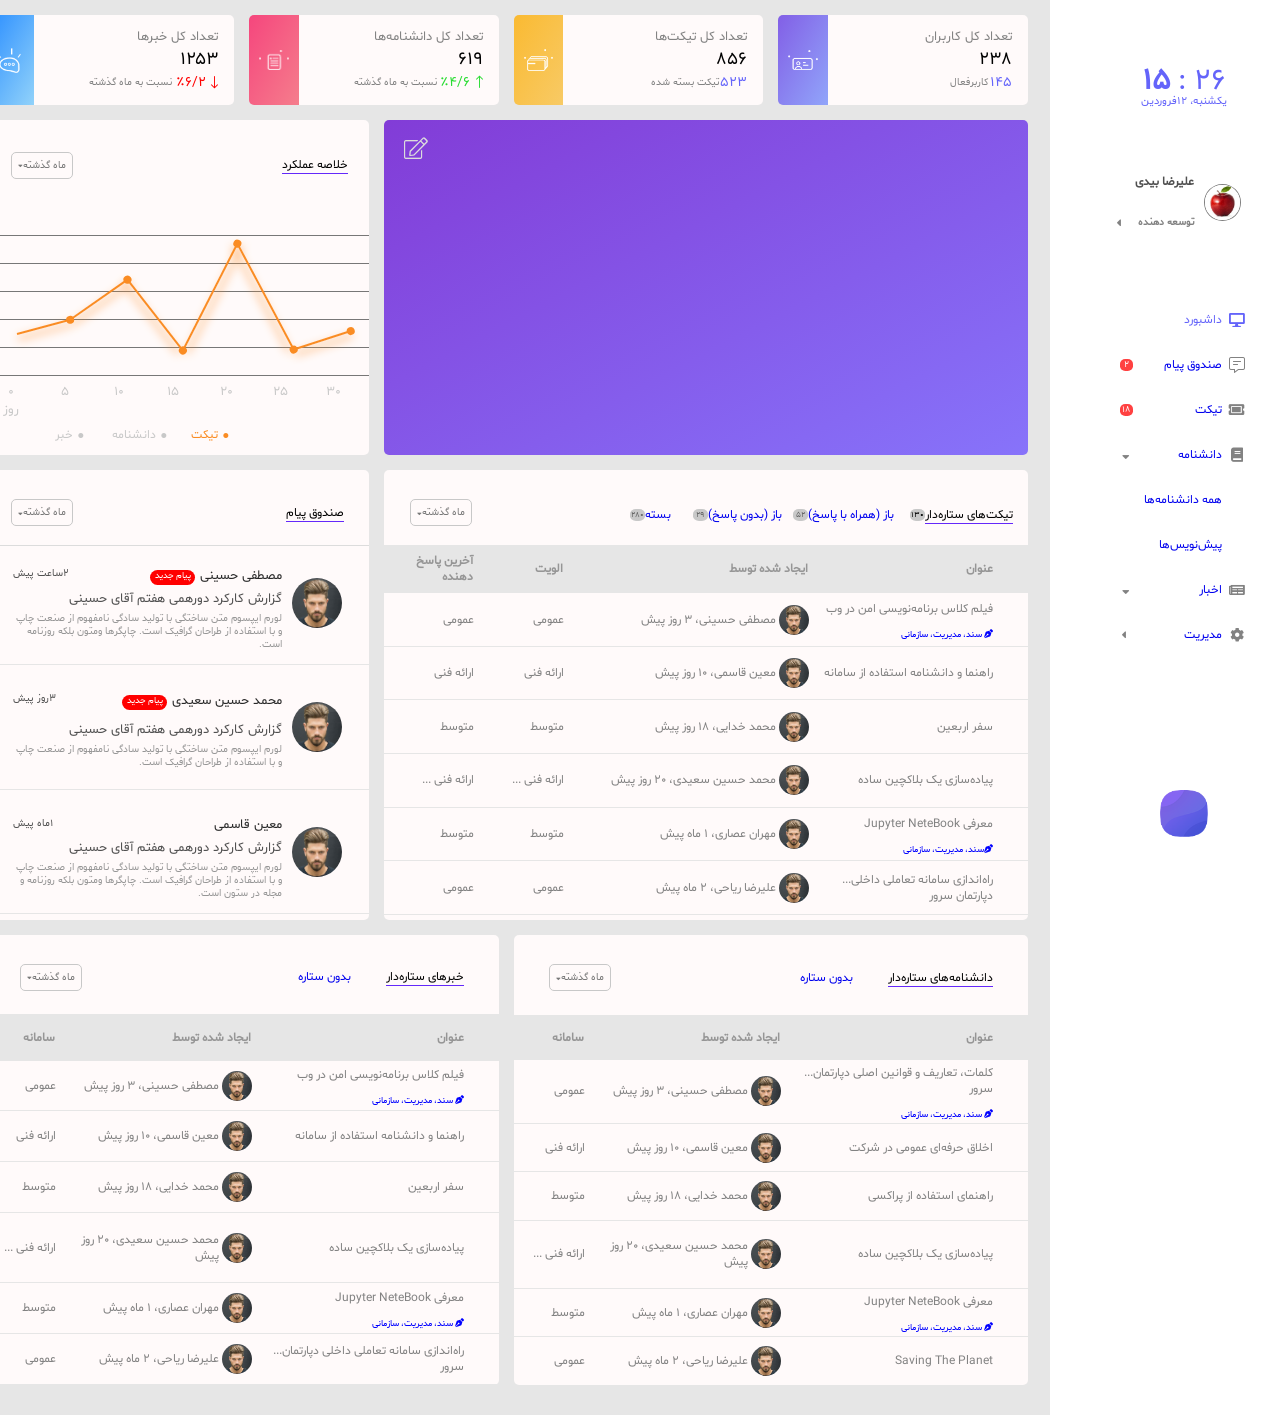
<file: index.html>
<!DOCTYPE html>
<!--[if lt IE 7]>      <html class="no-js lt-ie9 lt-ie8 lt-ie7"> <![endif]-->
<!--[if IE 7]>         <html class="no-js lt-ie9 lt-ie8"> <![endif]-->
<!--[if IE 8]>         <html class="no-js lt-ie9"> <![endif]-->
<!--[if gt IE 8]><!--> <html class="no-js"> <!--<![endif]-->
    <head>
        <meta charset="utf-8">
        <meta http-equiv="X-UA-Compatible" content="IE=edge">
        <title>Dashbord-Phase 1</title>
        <meta name="description" content="">
        <meta name="viewport" content="width=device-width, initial-scale=1">
        <link rel="stylesheet" href="./style.css">
        <link rel="stylesheet" href="./fontawesome/css/all.css">
        <link rel="icon" href="./Assets/PNG/Logo.png" type="image/gif" sizes="16x16">
        <link rel="stylesheet" href="https://cdnjs.cloudflare.com/ajax/libs/font-awesome/5.12.1/css/all.min.css">
    </head>
    <body>
        <!--[if lt IE 7]>
            <p class="browsehappy">You are using an <strong>outdated</strong> browser. Please <a href="#">upgrade your browser</a> to improve your experience.</p>
        <![endif]-->
      
        <did class="right-side">
            <div class="time">
                <p class="hour"><b>۱۵</b> : ۲۶</p>
                <p class="day">یکشنبه، ۱۲فروردین</p>
            </div>
            <div class="user">
                <div class="picture">
                    <img src="./Assets/img/images.jpg" alt="apple" class="image">
                </div>
                <div class="user-info">
                    <div class="user-name">
                        <div class="name">
                            <p>علیرضا بیدی</p>
                        </div>
                        <div class="work">
                            <p>توسعه دهنده</p>
                        </div>
                    </div>
                    <div class="icon">
                        <div class="top"></div>
                        <div class="down">
                            <i class="fas fa-sort-down fa-xs fa-rotate-90"></i>
                        </div>
                    </div>
                </div>
                    
            </div>
            <div class="options">
                <div class="icons">
                    <div class="add-icon">
                        <i class="fas fa-desktop fa-sm dashbord"></i>
                    </div>
                    <div class="add-icon">
                        <i class="fal fa-comment-alt-lines"></i>
                    </div>
                    <div class="add-icon">
                        <i class="fas fa-ticket-alt fa-sm"></i>
                    </div>
                    <div class="add-icon">
                        <i class="fas fa-book fa-sm"></i>
                    </div>
                    <div class="add-icon">
                        
                    </div>
                    <div class="add-icon">
                        
                    </div>
                    <div class="add-icon">
                        <i class="fas fa-newspaper fa-sm"></i>
                    </div>
                    <div class="add-icon">
                        <i class="fas fa-cog fa-sm"></i>
                    </div>
                </div>
                <div class="titles">
                    <div class="add-title">
                        <a href="#" id="dashbord"><span>داشبورد</span></a>
                    </div>
                    <div class="add-title">
                        <a href="#" ><span>صندوق پیام</span></a>
                    </div>
                    <div class="add-title">
                        <a href="#" ><span>تیکت</span></a>
                    </div>
                    <div class="add-title">
                        <a href="#" ><span>دانشنامه</span></a>
                    </div>
                    <div class="add-title">
                        <a href="#" ><span>همه دانشنامه‌ها</span></a>
                    </div>
                    <div class="add-title">
                        <a href="#" ><span>پیش‌نویس‌ها</span></a>
                    </div>
                    <div class="add-title">
                        <a href="#" ><span>اخبار</span></a>
                    </div>
                    <div class="add-title">
                        <a href="#" ><span>مدیریت</span></a>
                    </div>
                </div>
                <div class="notifications">
                    <div class="add-not"></div>
                    <div class="add-not">
                        <span class="badge">۲</span>
                    </div>
                    <div class="add-not">
                        <span class="badge">۱۸</span>
                    </div>
                    <div class="add-not">
                        <i class="fas fa-sort-down fa-xs"></i>
                    </div>
                    <div class="add-not"></div>
                    <div class="add-not"></div>
                    <div class="add-not">
                        <i class="fas fa-sort-down fa-xs"></i>
                    </div>
                    <div class="add-not">
                        <i class="fas fa-sort-down fa-xs fa-rotate-90"></i>
                    </div>
                </div>
            </div>
            <div class="logo">
                <img src="./Assets/PNG/Logo.png" alt="logo" class="image">
            </div>
        </did>
        <div class="left-side">
            <div class="search-bar" id="search-bar">
                <div class="search">
                    <input class="user" type="text" placeholder="عبارت موردنظر خود را جستجو کنید">
                    <i class="fa fa-search fa-flip-horizontal" aria-hidden="true"></i>
                </div>
                <div class="notif">
                    <i class="fa fa-bell" aria-hidden="true"></i>
                    <span class="budge">۸</span>
                    <i class="fas fa-comment-alt"></i>
                    <span class="budge">۲</span>
                </div>
            </div>
            <div class="container">
                <div class="top">
                    <div class="kard1">
                        <div class="right">
                            <div class="right2">
                                <div class="top">
                                    <p>تعداد کل کاربران</p>
                                </div>
                                <div class="mid">
                                    <p>۲۳۸</p>
                                </div>
                                <div class="down">
                                    <div class="right-down">
                                        <p>۱۴۵</p>
                                    </div>
                                    <div class="left-down">
                                        <p>کاربرفعال</p>
                                    </div>
                                </div>
                            </div>
                        </div>
                        <div class="left">
                            <img src="./Assets/PNG/users.png">
                        </div>
                    </div>
                    <div class="kard2">
                        <div class="right">
                            <div class="right2">
                                <div class="top">
                                    <p>تعداد کل تیکت‌ها</p>
                                </div>
                                <div class="mid">
                                    <p>۸۵۶</p>
                                </div>
                                <div class="down">
                                    <div class="right-down">
                                        <p>۵۲۳</p>
                                    </div>
                                    <div class="left-down">
                                        <p>تیکت بسته شده</p>
                                    </div>
                                </div>
                            </div>
                        </div>
                        <div class="left">
                            <img src="./Assets/PNG/tickets.png">
                        </div>
                    </div>
                    <div class="kard3">
                        <div class="right">
                            <div class="right2">
                                <div class="top">
                                    <p>تعداد کل دانشنامه‌ها</p>
                                </div>
                                <div class="mid">
                                    <p>۶۱۹</p>
                                </div>
                                <div class="down">
                                    <div class="right-down">
                                        <i class="fal fa-long-arrow-up fa-sm"></i>
                                    </div>
                                    <div class="mid">
                                        <p>٪۴/۶</p>
                                    </div>
                                    <div class="left-down">
                                        <p>نسبت به ماه گذشته</p>
                                    </div>
                                </div>
                            </div>
                        </div>
                        <div class="left">
                            <img src="./Assets/PNG/encyclopedias.png">
                        </div>
                    </div>
                    <div class="kard4">
                        <div class="right">
                            <div class="right2">
                                <div class="top">
                                    <p>تعداد کل خبرها</p>
                                </div>
                                <div class="mid">
                                    <p>۱۲۵۳</p>
                                </div>
                                <div class="down">
                                    <div class="right-down">
                                        <i class="fal fa-long-arrow-up fa-rotate-180 fa-sm"></i>
                                    </div>
                                    <div class="mid">
                                        <p>٪۶/۲</p>
                                    </div>
                                    <div class="left-down">
                                        <p>نسبت به ماه گذشته</p>
                                    </div>
                                </div>
                            </div>
                        </div>
                        <div class="left">
                            <img src="./Assets/PNG/messages.png">
                        </div>
                    </div>
                </div>
                <div class="mid">
                    <div class="mid-right">
                        <i class="fal fa-edit fa-lg"></i>
                    </div>
                    <div class="mid-left">
                        <div class="chart-top">
                            <div class="title-right">
                                <a href="#"><span class="underline  blackcolor">خلاصه عملکرد</span></a>
                            </div>
                            <div class="title-left">
                                <a href="#" class="border"><i class="fas fa-sort-down fa-xs"></i>ماه گذشته</a>
                            </div>
                        </div>
                        <div class="chart">
                            <div class="block">
                                <div class="line-chart">
                                    <div class='grafico'>
                                        <ul class='eje-y'>
                                            <li data-ejeY='۵۰'></li>
                                            <li data-ejeY='۴۰'></li>
                                            <li data-ejeY='۳۰'></li>
                                            <li data-ejeY='۲۰'></li>
                                            <li data-ejeY='۱۰'></li>
                                            <li data-ejeY='۰'></li>
                                        </ul>
                                        <ul class='eje-x'>
                                            <li>۰</li>
                                            <li>۵</li>
                                            <li>۱۰</li>
                                            <li>۱۵</li>
                                            <li>۲۰</li>
                                            <li>۲۵</li>
                                            <li>۳۰</li>
                                            <li>روز</li>
                                        </ul>
                                        <span data-valor='25'>
                                        <span data-valor='8'>
                                        <span data-valor='13'>
                                        <span data-valor='5'>
                                        <span data-valor='23'>   
                                        <span data-valor='12'>
                                        <!-- <span data-valor='0'> -->
                                        </span></span></span></span></span></span>
                                    </div>
                                </div>
                                <ul class="time-lenght horizontal-list">
                                    <li><a class="time-lenght-btn" href="#14">خبر <b>.</b></a></li>
                                    <li><a class="time-lenght-btn" href="#15">دانشنامه <b>.</b></a></li>
                                    <li><a class="time-lenght-btn color" href="#16">تیکت <b>.</b></a></li>
                                </ul>
                            </div> 
                        </div> 
                    </div>
                </div>
                <div class="down">
                    <div class="down-right">
                        <div class="top-div">
                            <div class="titles">
                                <div class="title1">
                                    <a href="#" class="underline blackcolor"><span>تیکت‌های ستاره‌دار</span></a>
                                    <span class="badge blackcolor">۱۳۰</span>
                                </div>
                                <div class="title2">
                                    <a href="#" ><span>باز (همراه با پاسخ)</span></a>
                                    <span class="badge">۵۲</span>
                                </div>
                                <div class="title3">
                                    <a href="#" ><span>باز (بدون پاسخ)</span></a>
                                    <span class="badge">۲۹</span>
                                </div>
                                <div class="title4">
                                    <a href="#" ><span>بسته</span></a>
                                    <span class="badge">۲۸۰</span>
                                </div>
                            </div>
                            <div class="title-left">
                                <a href="#" class="border"><i class="fas fa-sort-down fa-xs"></i>ماه گذشته</a>
                            </div>
                        </div>
                         <div>
                            <table>
                                <tr>
                                    <th class="th1">آخرین پاسخ دهنده</th>
                                    <th class="th1">الویت</th>
                                    <th class="th2">ایجاد شده توسط</th>
                                    <th class="padding">عنوان</th>
                                </tr>
                                <tr>
                                    <td>عمومی</td>
                                    <td>عمومی</td>
                                    <td>
                                        <div class="row-img">
                                            <div>
                                                <p>مصطفی حسینی، ۳ روز پیش</p>
                                            </div>
                                            <div>
                                                <img src="./Assets/img/aks.jpg" alt="apple">
                                            </div>
                                        </div>
                                    </td>
                                    <td class="padding">
                                        <p class="p1">فیلم کلاس برنامه‌نویسی امن در وب<p>
                                        <p class="p2">سند، مدیریت، سازمانی <i class="fas fa-pen-nib"></i></i></p>
                                    </td>
                                </tr>
                                <tr>
                                    <td>ارائه فنی</td>
                                    <td>ارائه فنی</td>
                                    <td> 
                                        <div class="row-img">
                                            <div>
                                                <p> معین قاسمی، ۱۰ روز پیش</p>
                                            </div>
                                            <div>
                                                <img src="./Assets/img/aks.jpg" alt="apple">
                                            </div>
                                        </div>
                                    </td>
                                    <td class="padding">راهنما و دانشنامه استفاده از سامانه</td>
                                </tr>
                                <tr>
                                    <td>متوسط</td>
                                    <td>متوسط</td>
                                    <td> 
                                        <div class="row-img">
                                            <div>
                                                <p> محمد خدایی، ۱۸ روز پیش</p>
                                            </div>
                                            <div>
                                                <img src="./Assets/img/aks.jpg" alt="apple">
                                            </div>
                                        </div>
                                    </td>
                                    <td class="padding">سفر اربعین</td>
                                </tr>
                                <tr>
                                    <td>... ارائه فنی</td>
                                    <td>... ارائه فنی</td>
                                    <td> 
                                        <div class="row-img">
                                            <div>
                                                <p> محمد حسین سعیدی، ۲۰ روز پیش</p>
                                            </div>
                                            <div>
                                                <img src="./Assets/img/aks.jpg" alt="apple">
                                            </div>
                                        </div>
                                    </td>
                                    <td class="padding">پیاده‌سازی یک بلاکچین ساده</td>
                                </tr>
                                <tr>
                                    <td>متوسط</td>
                                    <td>متوسط</td>
                                    <td> 
                                        <div class="row-img">
                                            <div>
                                                <p> مهران عصاری، ۱ ماه پیش</p>
                                            </div>
                                            <div>
                                                <img src="./Assets/img/aks.jpg" alt="apple">
                                            </div>
                                        </div>
                                    </td>
                                    <td class="padding">
                                        <p class="p1">Jupyter NeteBook معرفی<p>
                                        <p class="p2">سند، مدیریت، سازمانی<i class="fas fa-pen-nib"></i></p>
                                    </td>
                                </tr>
                                <tr>
                                    <td>عمومی</td>
                                    <td>عمومی</td>
                                    <td> 
                                        <div class="row-img">
                                            <div>
                                                <p> علیرضا ریاحی، ۲ ماه پیش</p>
                                            </div>
                                            <div>
                                                <img src="./Assets/img/aks.jpg" alt="apple">
                                            </div>
                                        </div>
                                    </td>
                                    <td class="padding">...راه‌اندازی سامانه تعاملی داخلی دپارتمان سرور</td>
                                </tr>
                            </table> 
                         </div>   
                    </div>
                    <div class="down-left">
                        <div class="top-div">
                            <div class="title">
                                <a href="#"><span class="underline blackcolor">صندوق پیام</span></a>
                            </div>
                            <div class="title-left">
                                <a href="#" class="border"><i class="fas fa-sort-down fa-xs"></i>ماه گذشته</a>
                            </div> 
                        </div>
                        <div class="down">
                            <div class="row">
                                <div class="left">
                                    <div class="top">
                                        <div class="left">
                                            <p>۲ساعت پیش</p>
                                        </div>
                                        <div class="right">
                                            <p>مصطفی حسینی</p>
                                            <span class="badge">پیام جدید</span>
                                        </div>
                                    </div>
                                    <div class="down">
                                        <p class="p1">گزارش کارکرد دورهمی هفتم آقای حسینی</p>
                                        <p class="p2">لورم ایپسوم متن ساختگی با تولید سادگی نامفهوم از صنعت چاپ و با استفاده از طراحان گرافیک است. چاپگرها ومتون بلکه روزنامه است.</p>
                                    </div>
                                </div>
                                <div class="right">
                                    <img src="./Assets/img/aks.jpg" alt="apple" class="image">
                                </div>
                            </div>
                            <div class="row">
                                <div class="left">
                                    <div class="top">
                                        <div class="left">
                                            <p>۳روز پیش</p>
                                        </div>
                                        <div class="right">
                                            <p>محمد حسین سعیدی</p>
                                            <span class="badge">پیام جدید</span>
                                        </div>
                                    </div>
                                    <div class="down">
                                        <p class="p1">گزارش کارکرد دورهمی هفتم آقای حسینی</p>
                                        <p class="p2">لورم ایپسوم متن ساختگی با تولید سادگی نامفهوم از صنعت چاپ و با استفاده از طراحان گرافیک است.</p>
                                    </div>
                                </div>
                                <div class="right">
                                    <img src="./Assets/img/aks.jpg" alt="apple" class="image">
                                </div>
                            </div>
                            <div class="row">
                                <div class="left">
                                    <div class="top">
                                        <div class="left">
                                            <p>۱ماه پیش</p>
                                        </div>
                                        <div class="right">
                                            <p>معین قاسمی</p>
                                        </div>
                                    </div>
                                    <div class="down">
                                        <p class="p1">گزارش کارکرد دورهمی هفتم آقای حسینی</p>
                                        <p class="p2">لورم ایپسوم متن ساختگی با تولید سادگی نامفهوم از صنعت چاپ و با استفاده از طراحان گرافیک است. چاپگرها ومتون بلکه روزنامه و مجله در ستون است.</p>
                                    </div>
                                </div>
                                <div class="right">
                                    <img src="./Assets/img/aks.jpg" alt="apple" class="image">
                                </div>
                            </div>
                        </div>
                    </div>
                </div>    
                <div class="down2">
                    <div class="down2-left">
                        <div class="top">
                            <div class="title">
                                <a href="#"><span class="underline blackcolor">خبرهای ستاره‌دار</span></a>
                                <a href="#"><span>بدون ستاره</span></a>
                            </div>
                            <div class="title-left2">
                                <a href="#" class="border"><i class="fas fa-sort-down fa-xs"></i>ماه گذشته</a>
                            </div> 
                        </div>
                        <div class="down">
                            <table>
                                <tr>
                                    <th class="th1">سامانه</th>
                                    <th class="th2">ایجاد شده توسط</th>
                                    <th class="padding">عنوان</th>
                                </tr>
                                <tr>
                                    <td>عمومی</td>
                                    <td>
                                        <div class="row-img">
                                            <div>
                                                <p>مصطفی حسینی، ۳ روز پیش</p>
                                            </div>
                                            <div>
                                                <img src="./Assets/img/aks.jpg" alt="apple">
                                            </div>
                                        </div>
                                    </td>
                                    <td class="padding">
                                        <p class="p1">فیلم کلاس برنامه‌نویسی امن در وب<p>
                                        <p class="p2">سند، مدیریت، سازمانی <i class="fas fa-pen-nib"></i></i></p>
                                    </td>
                                </tr>
                                <tr>
                                    <td>ارائه فنی</td>
                                    <td> 
                                        <div class="row-img">
                                            <div>
                                                <p> معین قاسمی، ۱۰ روز پیش</p>
                                            </div>
                                            <div>
                                                <img src="./Assets/img/aks.jpg" alt="apple">
                                            </div>
                                        </div>
                                    </td>
                                    <td class="padding">راهنما و دانشنامه استفاده از سامانه</td>
                                </tr>
                                <tr>
                                    <td>متوسط</td>
                                    <td> 
                                        <div class="row-img">
                                            <div>
                                                <p> محمد خدایی، ۱۸ روز پیش</p>
                                            </div>
                                            <div>
                                                <img src="./Assets/img/aks.jpg" alt="apple">
                                            </div>
                                        </div>
                                    </td>
                                    <td class="padding">سفر اربعین</td>
                                </tr>
                                <tr>
                                    <td>... ارائه فنی</td>
                                    <td> 
                                        <div class="row-img">
                                            <div>
                                                <p> محمد حسین سعیدی، ۲۰ روز پیش</p>
                                            </div>
                                            <div>
                                                <img src="./Assets/img/aks.jpg" alt="apple">
                                            </div>
                                        </div>
                                    </td>
                                    <td class="padding">پیاده‌سازی یک بلاکچین ساده</td>
                                </tr>
                                <tr>
                                    <td>متوسط</td>
                                    <td> 
                                        <div class="row-img">
                                            <div>
                                                <p> مهران عصاری، ۱ ماه پیش</p>
                                            </div>
                                            <div>
                                                <img src="./Assets/img/aks.jpg" alt="apple">
                                            </div>
                                        </div>
                                    </td>
                                    <td class="padding">
                                        <p class="p1">Jupyter NeteBook معرفی<p>
                                        <p class="p2">سند، مدیریت، سازمانی <i class="fas fa-pen-nib"></i></p>
                                    </td>
                                </tr>
                                <tr>
                                    <td>عمومی</td>
                                    <td> 
                                        <div class="row-img">
                                            <div>
                                                <p> علیرضا ریاحی، ۲ ماه پیش</p>
                                            </div>
                                            <div>
                                                <img src="./Assets/img/aks.jpg" alt="apple">
                                            </div>
                                        </div>
                                    </td>
                                    <td class="padding">...راه‌اندازی سامانه تعاملی داخلی دپارتمان سرور</td>
                                </tr>
                            </table>
                        </div>
                    </div>
                    <div class="down2-right">
                        <div class="top">
                            <div class="title">
                                <a href="#"><span class="underline blackcolor">دانشنامه‌های ستاره‌دار</span></a>
                                <a href="#"><span>بدون ستاره</span></a>
                            </div>
                            <div class="title-left2">
                                <a href="#" class="border"><i class="fas fa-sort-down fa-xs"></i>ماه گذشته</a>
                            </div> 
                        </div>
                        <div class="down">
                            <table>
                                <tr>
                                    <th class="th1">سامانه</th>
                                    <th class="th2">ایجاد شده توسط</th>
                                    <th class="padding">عنوان</th>
                                </tr>
                                <tr>
                                    <td>عمومی</td>
                                    <td>
                                        <div class="row-img">
                                            <div>
                                                <p>مصطفی حسینی، ۳ روز پیش</p>
                                            </div>
                                            <div>
                                                <img src="./Assets/img/aks.jpg" alt="apple">
                                            </div>
                                        </div>
                                    </td>
                                    <td class="padding">
                                        <p class="p1"> ...کلمات، تعاریف و قوانین اصلی دپارتمان سرور <p>
                                        <p class="p2">سند، مدیریت، سازمانی <i class="fas fa-pen-nib"></i></i></p>
                                    </td>
                                </tr>
                                <tr>
                                    <td>ارائه فنی</td>
                                    <td> 
                                        <div class="row-img">
                                            <div>
                                                <p> معین قاسمی، ۱۰ روز پیش</p>
                                            </div>
                                            <div>
                                                <img src="./Assets/img/aks.jpg" alt="apple">
                                            </div>
                                        </div>
                                    </td>
                                    <td class="padding">اخلاق حرفه‌ای عمومی در شرکت</td>
                                </tr>
                                <tr>
                                    <td>متوسط</td>
                                    <td> 
                                        <div class="row-img">
                                            <div>
                                                <p> محمد خدایی، ۱۸ روز پیش</p>
                                            </div>
                                            <div>
                                                <img src="./Assets/img/aks.jpg" alt="apple">
                                            </div>
                                        </div>
                                    </td>
                                    <td class="padding">راهنمای استفاده از پراکسی</td>
                                </tr>
                                <tr>
                                    <td>... ارائه فنی</td>
                                    <td> 
                                        <div class="row-img">
                                            <div>
                                                <p> محمد حسین سعیدی، ۲۰ روز پیش</p>
                                            </div>
                                            <div>
                                                <img src="./Assets/img/aks.jpg" alt="apple">
                                            </div>
                                        </div>
                                    </td>
                                    <td class="padding">پیاده‌سازی یک بلاکچین ساده</td>
                                </tr>
                                <tr>
                                    <td>متوسط</td>
                                    <td> 
                                        <div class="row-img">
                                            <div>
                                                <p> مهران عصاری، ۱ ماه پیش</p>
                                            </div>
                                            <div>
                                                <img src="./Assets/img/aks.jpg" alt="apple">
                                            </div>
                                        </div>
                                    </td>
                                    <td class="padding">
                                        <p class="p1">Jupyter NeteBook معرفی<p>
                                        <p class="p2">سند، مدیریت، سازمانی <i class="fas fa-pen-nib"></i></p>
                                    </td>
                                </tr>
                                <tr>
                                    <td>عمومی</td>
                                    <td> 
                                        <div class="row-img">
                                            <div>
                                                <p> علیرضا ریاحی، ۲ ماه پیش</p>
                                            </div>
                                            <div>
                                                <img src="./Assets/img/aks.jpg" alt="apple">
                                            </div>
                                        </div>
                                    </td>
                                    <td class="padding">Saving The Planet</td>
                                </tr>
                            </table>
                        </div>
                    </div>
                </div>
            </div>
        </div>       
        <script src="index.js" async defer></script>
    </body>
</html>
</file>
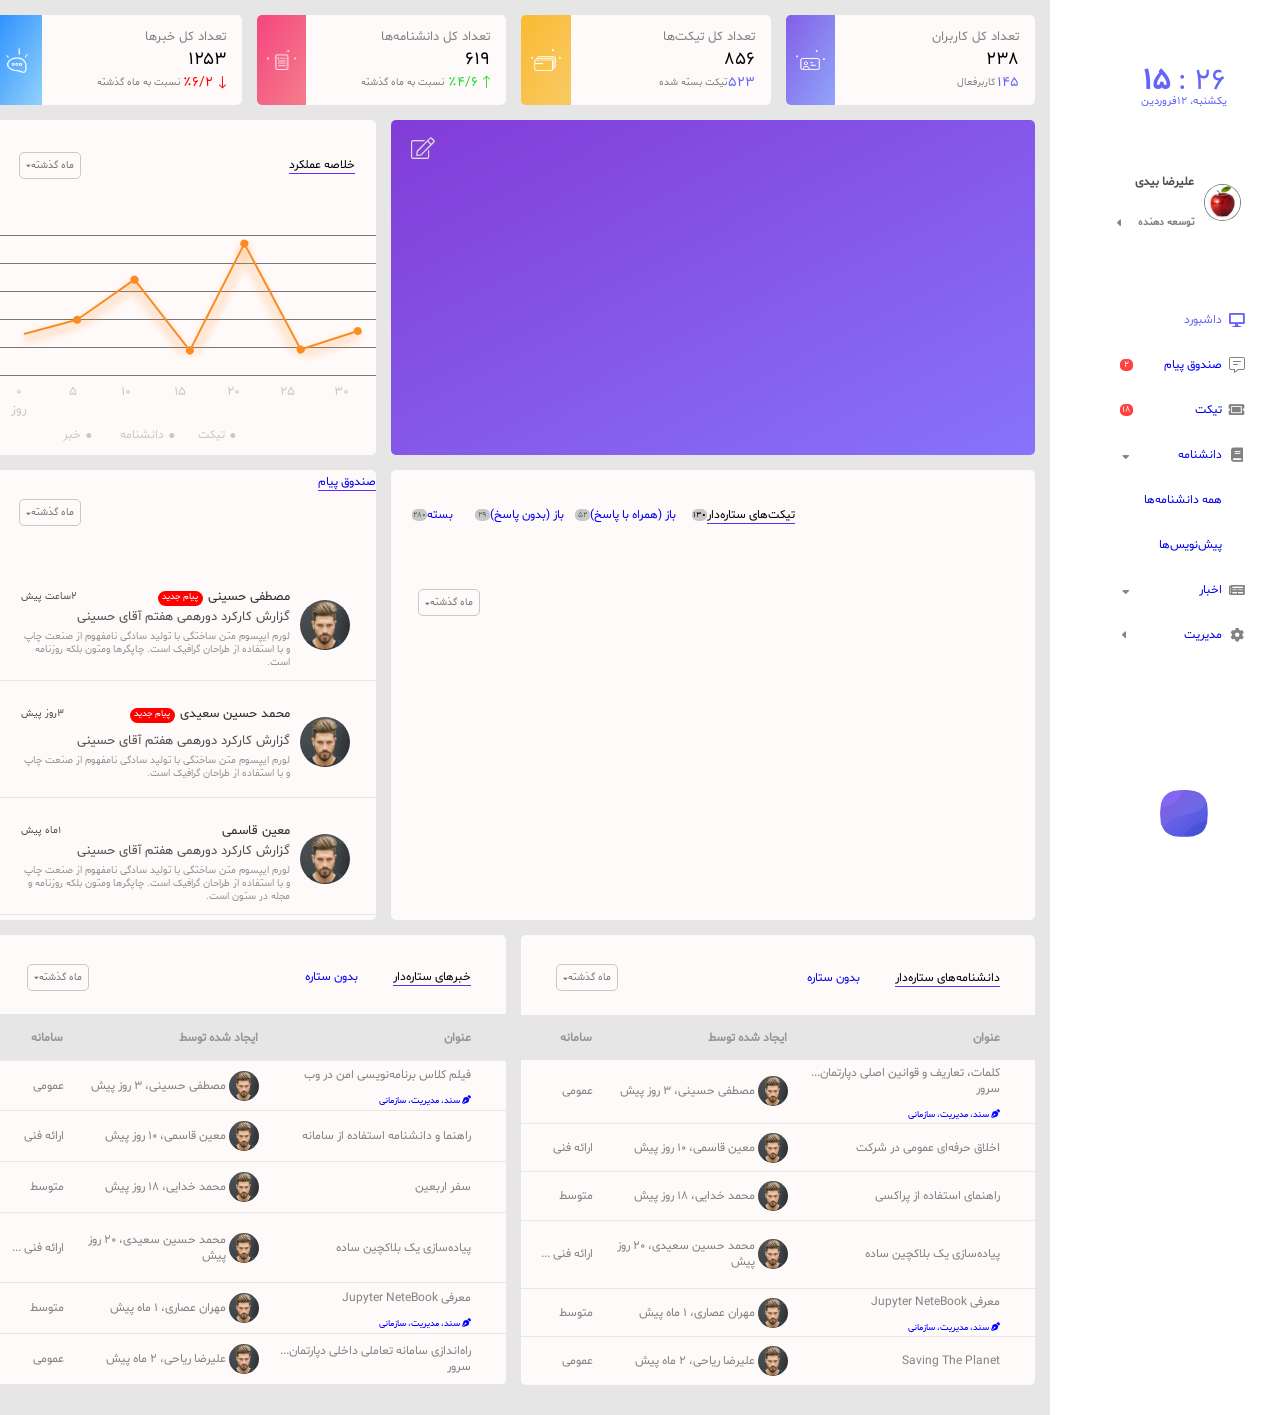
<file: Dashbord-Phase 1.html>
<!DOCTYPE html>
<!--[if lt IE 7]>      <html class="no-js lt-ie9 lt-ie8 lt-ie7"> <![endif]-->
<!--[if IE 7]>         <html class="no-js lt-ie9 lt-ie8"> <![endif]-->
<!--[if IE 8]>         <html class="no-js lt-ie9"> <![endif]-->
<!--[if gt IE 8]><!--> <html class="no-js"> <!--<![endif]-->
    <head>
        <meta charset="utf-8">
        <meta http-equiv="X-UA-Compatible" content="IE=edge">
        <title>Dashbord-Phase 1</title>
        <meta name="description" content="">
        <meta name="viewport" content="width=device-width, initial-scale=1">
        <link rel="stylesheet" href="./style.css">
        <link rel="stylesheet" href="./fontawesome/css/all.css">
        <link rel="icon" href="./Assets/PNG/Logo.png" type="image/gif" sizes="16x16">
        <link rel="stylesheet" href="https://cdnjs.cloudflare.com/ajax/libs/font-awesome/5.12.1/css/all.min.css">
    </head>
    <body>
        <!--[if lt IE 7]>
            <p class="browsehappy">You are using an <strong>outdated</strong> browser. Please <a href="#">upgrade your browser</a> to improve your experience.</p>
        <![endif]-->
      
        <did class="right-side">
            <div class="time">
                <p class="hour"><b>۱۵</b> : ۲۶</p>
                <p class="day">یکشنبه، ۱۲فروردین</p>
            </div>
            <div class="user">
                <div class="picture">
                    <img src="./Assets/img/images.jpg" alt="apple" class="image">
                </div>
                <div class="user-info">
                    <div class="user-name">
                        <div class="name">
                            <p>علیرضا بیدی</p>
                        </div>
                        <div class="work">
                            <p>توسعه دهنده</p>
                        </div>
                    </div>
                    <div class="icon">
                        <div class="top"></div>
                        <div class="down">
                            <i class="fas fa-sort-down fa-xs fa-rotate-90"></i>
                        </div>
                    </div>
                </div>
                    
            </div>
            <div class="options">
                <div class="icons">
                    <div class="add-icon">
                        <i class="fas fa-desktop fa-sm dashbord"></i>
                    </div>
                    <div class="add-icon">
                        <i class="fal fa-comment-alt-lines"></i>
                    </div>
                    <div class="add-icon">
                        <i class="fas fa-ticket-alt fa-sm"></i>
                    </div>
                    <div class="add-icon">
                        <i class="fas fa-book fa-sm"></i>
                    </div>
                    <div class="add-icon">
                        
                    </div>
                    <div class="add-icon">
                        
                    </div>
                    <div class="add-icon">
                        <i class="fas fa-newspaper fa-sm"></i>
                    </div>
                    <div class="add-icon">
                        <i class="fas fa-cog fa-sm"></i>
                    </div>
                </div>
                <div class="titles">
                    <div class="add-title">
                        <a href="#" id="dashbord"><span>داشبورد</span></a>
                    </div>
                    <div class="add-title">
                        <a href="#" ><span>صندوق پیام</span></a>
                    </div>
                    <div class="add-title">
                        <a href="#" ><span>تیکت</span></a>
                    </div>
                    <div class="add-title">
                        <a href="#" ><span>دانشنامه</span></a>
                    </div>
                    <div class="add-title">
                        <a href="#" ><span>همه دانشنامه‌ها</span></a>
                    </div>
                    <div class="add-title">
                        <a href="#" ><span>پیش‌نویس‌ها</span></a>
                    </div>
                    <div class="add-title">
                        <a href="#" ><span>اخبار</span></a>
                    </div>
                    <div class="add-title">
                        <a href="#" ><span>مدیریت</span></a>
                    </div>
                </div>
                <div class="notifications">
                    <div class="add-not"></div>
                    <div class="add-not">
                        <span class="badge">۲</span>
                    </div>
                    <div class="add-not">
                        <span class="badge">۱۸</span>
                    </div>
                    <div class="add-not">
                        <i class="fas fa-sort-down fa-xs"></i>
                    </div>
                    <div class="add-not"></div>
                    <div class="add-not"></div>
                    <div class="add-not">
                        <i class="fas fa-sort-down fa-xs"></i>
                    </div>
                    <div class="add-not">
                        <i class="fas fa-sort-down fa-xs fa-rotate-90"></i>
                    </div>
                </div>
            </div>
            <div class="logo">
                <img src="./Assets/PNG/Logo.png" alt="logo" class="image">
            </div>
        </did>
        <div class="left-side">
            <div class="container">
                <div class="top">
                    <div class="kard1">
                        <div class="right">
                            <div class="right2">
                                <div class="top">
                                    <p>تعداد کل کاربران</p>
                                </div>
                                <div class="mid">
                                    <p>۲۳۸</p>
                                </div>
                                <div class="down">
                                    <div class="right-down">
                                        <p>۱۴۵</p>
                                    </div>
                                    <div class="left-down">
                                        <p>کاربرفعال</p>
                                    </div>
                                </div>
                            </div>
                        </div>
                        <div class="left">
                            <img src="./Assets/PNG/users.png">
                        </div>
                    </div>
                    <div class="kard2">
                        <div class="right">
                            <div class="right2">
                                <div class="top">
                                    <p>تعداد کل تیکت‌ها</p>
                                </div>
                                <div class="mid">
                                    <p>۸۵۶</p>
                                </div>
                                <div class="down">
                                    <div class="right-down">
                                        <p>۵۲۳</p>
                                    </div>
                                    <div class="left-down">
                                        <p>تیکت بسته شده</p>
                                    </div>
                                </div>
                            </div>
                        </div>
                        <div class="left">
                            <img src="./Assets/PNG/tickets.png">
                        </div>
                    </div>
                    <div class="kard3">
                        <div class="right">
                            <div class="right2">
                                <div class="top">
                                    <p>تعداد کل دانشنامه‌ها</p>
                                </div>
                                <div class="mid">
                                    <p>۶۱۹</p>
                                </div>
                                <div class="down">
                                    <div class="right-down">
                                        <i class="fal fa-long-arrow-up fa-sm"></i>
                                    </div>
                                    <div class="mid">
                                        <p>٪۴/۶</p>
                                    </div>
                                    <div class="left-down">
                                        <p>نسبت به ماه گذشته</p>
                                    </div>
                                </div>
                            </div>
                        </div>
                        <div class="left">
                            <img src="./Assets/PNG/encyclopedias.png">
                        </div>
                    </div>
                    <div class="kard4">
                        <div class="right">
                            <div class="right2">
                                <div class="top">
                                    <p>تعداد کل خبرها</p>
                                </div>
                                <div class="mid">
                                    <p>۱۲۵۳</p>
                                </div>
                                <div class="down">
                                    <div class="right-down">
                                        <i class="fal fa-long-arrow-up fa-rotate-180 fa-sm"></i>
                                    </div>
                                    <div class="mid">
                                        <p>٪۶/۲</p>
                                    </div>
                                    <div class="left-down">
                                        <p>نسبت به ماه گذشته</p>
                                    </div>
                                </div>
                            </div>
                        </div>
                        <div class="left">
                            <img src="./Assets/PNG/messages.png">
                        </div>
                    </div>
                </div>
                <div class="mid">
                    <div class="mid-right">
                        <i class="fal fa-edit fa-lg"></i>
                    </div>
                    <div class="mid-left">
                        <div class="chart-top">
                            <div class="title-right">
                                <a href="#"><span class="underline  blackcolor">خلاصه عملکرد</span></a>
                            </div>
                            <div class="title-left">
                                <a href="#" class="border"><i class="fas fa-sort-down fa-xs"></i>ماه گذشته</a>
                            </div>
                        </div>
                        <div class="chart">
                            <div class="block">
                                <div class="line-chart">
                                    <div class='grafico'>
                                        <ul class='eje-y'>
                                            <li data-ejeY='۵۰'></li>
                                            <li data-ejeY='۴۰'></li>
                                            <li data-ejeY='۳۰'></li>
                                            <li data-ejeY='۲۰'></li>
                                            <li data-ejeY='۱۰'></li>
                                            <li data-ejeY='۰'></li>
                                        </ul>
                                        <ul class='eje-x'>
                                            <li>۰</li>
                                            <li>۵</li>
                                            <li>۱۰</li>
                                            <li>۱۵</li>
                                            <li>۲۰</li>
                                            <li>۲۵</li>
                                            <li>۳۰</li>
                                            <li>روز</li>
                                        </ul>
                                        <span data-valor='25'>
                                        <span data-valor='8'>
                                        <span data-valor='13'>
                                        <span data-valor='5'>
                                        <span data-valor='23'>   
                                        <span data-valor='12'>
                                        <!-- <span data-valor='0'> -->
                                        </span></span></span></span></span></span>
                                    </div>
                                </div>
                                <ul class="time-lenght horizontal-list">
                                    <li><a class="time-lenght-btn" href="#14">خبر <b>.</b></a></li>
                                    <li><a class="time-lenght-btn" href="#15">دانشنامه <b>.</b></a></li>
                                    <li><a class="time-lenght-btn" href="#16">تیکت <b>.</b></a></li>
                                </ul>
                            </div> 
                        </div> 
                    </div>
                </div>
                <div class="down">
                    <div class="down-right">
                        <div class="titles">
                            <div class="title1">
                                <a href="#" class="underline blackcolor"><span>تیکت‌های ستاره‌دار</span></a>
                                <span class="badge blackcolor">۱۳۰</span>
                            </div>
                            <div class="title2">
                                <a href="#" ><span>باز (همراه با پاسخ)</span></a>
                                <span class="badge">۵۲</span>
                            </div>
                            <div class="title3">
                                <a href="#" ><span>باز (بدون پاسخ)</span></a>
                                <span class="badge">۲۹</span>
                            </div>
                            <div class="title4">
                                <a href="#" ><span>بسته</span></a>
                                <span class="badge">۲۸۰</span>
                            </div>
                        </div>
                        <div class="title-left">
                            <a href="#" class="border"><i class="fas fa-sort-down fa-xs"></i>ماه گذشته</a>
                        </div>
                            
                    </div>
                    <div class="down-left">
                        <div class="top">
                            <div class="title">
                                <a href="#"><span class="underline blackcolor">صندوق پیام</span></a>
                            </div>
                            <div class="title-left">
                                <a href="#" class="border"><i class="fas fa-sort-down fa-xs"></i>ماه گذشته</a>
                            </div> 
                        </div>
                        <div class="down">
                            <div class="row">
                                <div class="left">
                                    <div class="top">
                                        <div class="left">
                                            <p>۲ساعت پیش</p>
                                        </div>
                                        <div class="right">
                                            <p>مصطفی حسینی</p>
                                            <span class="badge">پیام جدید</span>
                                        </div>
                                    </div>
                                    <div class="down">
                                        <p class="p1">گزارش کارکرد دورهمی هفتم آقای حسینی</p>
                                        <p class="p2">لورم ایپسوم متن ساختگی با تولید سادگی نامفهوم از صنعت چاپ و با استفاده از طراحان گرافیک است. چاپگرها ومتون بلکه روزنامه است.</p>
                                    </div>
                                </div>
                                <div class="right">
                                    <img src="./Assets/img/aks.jpg" alt="apple" class="image">
                                </div>
                            </div>
                            <div class="row">
                                <div class="left">
                                    <div class="top">
                                        <div class="left">
                                            <p>۳روز پیش</p>
                                        </div>
                                        <div class="right">
                                            <p>محمد حسین سعیدی</p>
                                            <span class="badge">پیام جدید</span>
                                        </div>
                                    </div>
                                    <div class="down">
                                        <p class="p1">گزارش کارکرد دورهمی هفتم آقای حسینی</p>
                                        <p class="p2">لورم ایپسوم متن ساختگی با تولید سادگی نامفهوم از صنعت چاپ و با استفاده از طراحان گرافیک است.</p>
                                    </div>
                                </div>
                                <div class="right">
                                    <img src="./Assets/img/aks.jpg" alt="apple" class="image">
                                </div>
                            </div>
                            <div class="row">
                                <div class="left">
                                    <div class="top">
                                        <div class="left">
                                            <p>۱ماه پیش</p>
                                        </div>
                                        <div class="right">
                                            <p>معین قاسمی</p>
                                        </div>
                                    </div>
                                    <div class="down">
                                        <p class="p1">گزارش کارکرد دورهمی هفتم آقای حسینی</p>
                                        <p class="p2">لورم ایپسوم متن ساختگی با تولید سادگی نامفهوم از صنعت چاپ و با استفاده از طراحان گرافیک است. چاپگرها ومتون بلکه روزنامه و مجله در ستون است.</p>
                                    </div>
                                </div>
                                <div class="right">
                                    <img src="./Assets/img/aks.jpg" alt="apple" class="image">
                                </div>
                            </div>
                        </div>
                    </div>
                </div>    
                <div class="down2">
                    <div class="down2-left">
                        <div class="top">
                            <div class="title">
                                <a href="#"><span class="underline blackcolor">خبرهای ستاره‌دار</span></a>
                                <a href="#"><span>بدون ستاره</span></a>
                            </div>
                            <div class="title-left2">
                                <a href="#" class="border"><i class="fas fa-sort-down fa-xs"></i>ماه گذشته</a>
                            </div> 
                        </div>
                        <div class="down">
                            <table>
                                <tr>
                                    <th class="th1">سامانه</th>
                                    <th class="th2">ایجاد شده توسط</th>
                                    <th class="padding">عنوان</th>
                                </tr>
                                <tr>
                                    <td>عمومی</td>
                                    <td>
                                        <div class="row-img">
                                            <div>
                                                <p>مصطفی حسینی، ۳ روز پیش</p>
                                            </div>
                                            <div>
                                                <img src="./Assets/img/aks.jpg" alt="apple">
                                            </div>
                                        </div>
                                    </td>
                                    <td class="padding">
                                        <p class="p1">فیلم کلاس برنامه‌نویسی امن در وب<p>
                                        <p class="p2">سند، مدیریت، سازمانی <i class="fas fa-pen-nib"></i></i></p>
                                    </td>
                                </tr>
                                <tr>
                                    <td>ارائه فنی</td>
                                    <td> 
                                        <div class="row-img">
                                            <div>
                                                <p> معین قاسمی، ۱۰ روز پیش</p>
                                            </div>
                                            <div>
                                                <img src="./Assets/img/aks.jpg" alt="apple">
                                            </div>
                                        </div>
                                    </td>
                                    <td class="padding">راهنما و دانشنامه استفاده از سامانه</td>
                                </tr>
                                <tr>
                                    <td>متوسط</td>
                                    <td> 
                                        <div class="row-img">
                                            <div>
                                                <p> محمد خدایی، ۱۸ روز پیش</p>
                                            </div>
                                            <div>
                                                <img src="./Assets/img/aks.jpg" alt="apple">
                                            </div>
                                        </div>
                                    </td>
                                    <td class="padding">سفر اربعین</td>
                                </tr>
                                <tr>
                                    <td>... ارائه فنی</td>
                                    <td> 
                                        <div class="row-img">
                                            <div>
                                                <p> محمد حسین سعیدی، ۲۰ روز پیش</p>
                                            </div>
                                            <div>
                                                <img src="./Assets/img/aks.jpg" alt="apple">
                                            </div>
                                        </div>
                                    </td>
                                    <td class="padding">پیاده‌سازی یک بلاکچین ساده</td>
                                </tr>
                                <tr>
                                    <td>متوسط</td>
                                    <td> 
                                        <div class="row-img">
                                            <div>
                                                <p> مهران عصاری، ۱ ماه پیش</p>
                                            </div>
                                            <div>
                                                <img src="./Assets/img/aks.jpg" alt="apple">
                                            </div>
                                        </div>
                                    </td>
                                    <td class="padding">
                                        <p class="p1">Jupyter NeteBook معرفی<p>
                                        <p class="p2">سند، مدیریت، سازمانی <i class="fas fa-pen-nib"></i></p>
                                    </td>
                                </tr>
                                <tr>
                                    <td>عمومی</td>
                                    <td> 
                                        <div class="row-img">
                                            <div>
                                                <p> علیرضا ریاحی، ۲ ماه پیش</p>
                                            </div>
                                            <div>
                                                <img src="./Assets/img/aks.jpg" alt="apple">
                                            </div>
                                        </div>
                                    </td>
                                    <td class="padding">...راه‌اندازی سامانه تعاملی داخلی دپارتمان سرور</td>
                                </tr>
                            </table>
                        </div>
                    </div>
                    <div class="down2-right">
                        <div class="top">
                            <div class="title">
                                <a href="#"><span class="underline blackcolor">دانشنامه‌های ستاره‌دار</span></a>
                                <a href="#"><span>بدون ستاره</span></a>
                            </div>
                            <div class="title-left2">
                                <a href="#" class="border"><i class="fas fa-sort-down fa-xs"></i>ماه گذشته</a>
                            </div> 
                        </div>
                        <div class="down">
                            <table>
                                <tr>
                                    <th class="th1">سامانه</th>
                                    <th class="th2">ایجاد شده توسط</th>
                                    <th class="padding">عنوان</th>
                                </tr>
                                <tr>
                                    <td>عمومی</td>
                                    <td>
                                        <div class="row-img">
                                            <div>
                                                <p>مصطفی حسینی، ۳ روز پیش</p>
                                            </div>
                                            <div>
                                                <img src="./Assets/img/aks.jpg" alt="apple">
                                            </div>
                                        </div>
                                    </td>
                                    <td class="padding">
                                        <p class="p1"> ...کلمات، تعاریف و قوانین اصلی دپارتمان سرور <p>
                                        <p class="p2">سند، مدیریت، سازمانی <i class="fas fa-pen-nib"></i></i></p>
                                    </td>
                                </tr>
                                <tr>
                                    <td>ارائه فنی</td>
                                    <td> 
                                        <div class="row-img">
                                            <div>
                                                <p> معین قاسمی، ۱۰ روز پیش</p>
                                            </div>
                                            <div>
                                                <img src="./Assets/img/aks.jpg" alt="apple">
                                            </div>
                                        </div>
                                    </td>
                                    <td class="padding">اخلاق حرفه‌ای عمومی در شرکت</td>
                                </tr>
                                <tr>
                                    <td>متوسط</td>
                                    <td> 
                                        <div class="row-img">
                                            <div>
                                                <p> محمد خدایی، ۱۸ روز پیش</p>
                                            </div>
                                            <div>
                                                <img src="./Assets/img/aks.jpg" alt="apple">
                                            </div>
                                        </div>
                                    </td>
                                    <td class="padding">راهنمای استفاده از پراکسی</td>
                                </tr>
                                <tr>
                                    <td>... ارائه فنی</td>
                                    <td> 
                                        <div class="row-img">
                                            <div>
                                                <p> محمد حسین سعیدی، ۲۰ روز پیش</p>
                                            </div>
                                            <div>
                                                <img src="./Assets/img/aks.jpg" alt="apple">
                                            </div>
                                        </div>
                                    </td>
                                    <td class="padding">پیاده‌سازی یک بلاکچین ساده</td>
                                </tr>
                                <tr>
                                    <td>متوسط</td>
                                    <td> 
                                        <div class="row-img">
                                            <div>
                                                <p> مهران عصاری، ۱ ماه پیش</p>
                                            </div>
                                            <div>
                                                <img src="./Assets/img/aks.jpg" alt="apple">
                                            </div>
                                        </div>
                                    </td>
                                    <td class="padding">
                                        <p class="p1">Jupyter NeteBook معرفی<p>
                                        <p class="p2">سند، مدیریت، سازمانی <i class="fas fa-pen-nib"></i></p>
                                    </td>
                                </tr>
                                <tr>
                                    <td>عمومی</td>
                                    <td> 
                                        <div class="row-img">
                                            <div>
                                                <p> علیرضا ریاحی، ۲ ماه پیش</p>
                                            </div>
                                            <div>
                                                <img src="./Assets/img/aks.jpg" alt="apple">
                                            </div>
                                        </div>
                                    </td>
                                    <td class="padding">Saving The Planet</td>
                                </tr>
                            </table>
                        </div>
                    </div>
                </div>
            </div>
        </div>       
        <script src="" async defer></script>
    </body>
</html>
</file>
<file: style.css>
@font-face {
    font-family: shabnam;
    src: url(Assets/Fonts/Shabnam-Bold.ttf);
    src: url(Assets/Fonts/Shabnam-Light.ttf);
    src: url(Assets/Fonts/Shabnam.eot);
    src: url(Assets/Fonts/Shabnam.ttf);
    src: url(Assets/Fonts/Shabnam.woff);
  }

* {
    font-family: shabnam;
  }
body{
    width: 100%;
    margin: 0px;
    background-color: white;
    display: flex;
    flex-direction: row-reverse;
}
.right-side{
    width: 15%;
    height: 100%;
    position: fixed;
    background-color: white;
    display: flex;
    flex-direction: column;
}
.right-side .time{
    width: 100%;
    height: 18vh;
    display: flex;
    justify-content: center;
    align-items: center;
    flex-direction: column;
}
.right-side .user{
    width: 100%;
    height: 15vh;
    display: flex;
    flex-direction: row-reverse;
    justify-content: center;
    align-items: flex-start;
}
.right-side .user .picture{
    width: 30%;
    height: 60%;
    display: flex;
    justify-content: center;
    align-items: center;
}
.picture .image{
    max-width: 60%;
    height: auto;
}
.right-side .user .user-info{
    width: 40%;
    height: 60%;
    display: flex;
    flex-direction: row-reverse;
}
.right-side .user .user-name{
    width: 100%;
    height: 100%;
    display: flex;
    flex-direction: column;
}
.right-side .user .user-name .name{
    width: 100%;
    height: 50%;
    display: flex;
    align-items: flex-start;
    justify-content: flex-end;
}
.right-side .user .user-name .work{
    width: 100%;
    height: 50%;
    font-size: 10px;
    font-weight: bold;
    color: rgb(130, 130, 130);
    display: flex;
    align-items: center;
    justify-content: flex-end;
}
.right-side .user-info .icon{
    width: 10%;
    height: 100%;
    display: flex;
    align-items: flex-end;
}
.right-side .user-info .icon .down{
    width: 100%;
    height: 50%;
    color: rgb(130, 130, 130);
    display: flex;
    align-items: center;
}
.right-side .options{
    width: 100%;
    height: 40vh;
    display: flex;
    flex-direction: row-reverse;
    justify-content: center;
}
.right-side .options .icons{
    width: 15%;
    height: 100%;
    display: flex;
    flex-direction: column;
    align-items: center;
}
.right-side .options .titles{
    width: 45%;
    height: 100%;
    display: flex;
    flex-direction: column;
    align-items: center;
    justify-content: flex-end;
}
.right-side .options .notifications{
    width: 10%;
    height: 100%;
    display: flex;
    flex-direction: column;
    justify-content: center;
    align-content: center;
}
.right-side .logo{
    width: 100%;
    height: 20vh;
    display: flex;
    justify-content: center;
    align-items: flex-end;
}
.right-side .logo .image{
    max-width: 25%;
    height: auto;
}
.left-side{
    width: 85%;
    height: auto;
    margin-right: 230px;
    background-color: rgb(230, 230, 230);
    display: flex;
    align-items: center;
    justify-content: center;
    flex-direction: column;
}
.container{
    width: calc(85vw - 45px);
    height: 1385px;
    margin: 15px;
    display: flex;
    flex-direction: column;
    justify-content: space-between;
}
.container .top{
    width: 100%;
    height: 90px;
    margin-bottom: 15px;
    display: flex;
    flex-direction: row-reverse;
    justify-content: space-between;
}
.container .mid{
    width: 100%;
    height: 350px;
    margin-bottom: 15px;
    display: flex;
    flex-direction: row-reverse;
    justify-content: space-between;
}
.container .down{
    width: 100%;
    height: 450px;
    display: flex;
    flex-direction: row-reverse;
    justify-content: space-between;
}
.container .down2{
    width: 100%;
    height: 450px;
    margin-top: 15px;
    margin-bottom: 15px;
    display: flex;
    flex-direction: row;
}
.container .top .kard1{
    width: calc(((85vw - 30px) - 60px)/4);
    display: flex;
    flex-direction: row-reverse;
}
.kard1 .right{
    width: 80%;
    border-top-right-radius: 5px;
    border-bottom-right-radius: 5px;
    background-color: snow;
    display: flex;
    align-items: center;
}
.kard1 .right .right2{
    width: 92%;
    height: 80%;
    display: flex;
    flex-direction: column;
}
.kard1 .right .top{
    width: 100%;
    height: 35%;
    margin: 0px;
    font-size: 13px;
    color: rgb(130, 130, 130);
    display: flex;
    align-items: center;
}
.kard1 .right .mid{
    width: 100%;
    height: 30%;
    margin: 0px;
    font-size: 18px;
    display: flex;
    align-items: center;
}
.kard1 .right .down{
    width: 100%;
    height: 35%;
    margin: 0px;
    direction: rtl;
    display: flex;
    flex-direction: row;
    justify-content: space-between;
}
.kard1 .right .down .right-down{
    width: 13%;
    height: 90%;
    color: rgb(100, 100, 250);
    font-size: 14px;
    display: flex;
    justify-content: flex-start;
    align-items: center;
}
.kard1 .right .down .left-down{
    width: 87%;
    height: 90%;
    font-size: 10px;
    color: rgb(130, 130, 130);
    display: flex;
    align-items: center;
    justify-content: flex-start;
}
.kard1 .left{
    width: 20%;
    height: 100%;
    border-top-left-radius: 5px;
    border-bottom-left-radius: 5px;
    transition: width 1s;
    transform-origin: left;
    display: flex;
    align-items: center;
    justify-content: center;
    background-image: linear-gradient(to bottom right, rgb(130, 95, 230), rgb(145, 165, 250));
}
.kard1 .left:hover{
    transform: scaleX(2);
    width: 80%;
    border-radius: 2.5px;
}
.kard1 img {
    max-width: 60%;
    height: auto;
  }
.container .top .kard2{
    width: calc(((85vw - 30px) - 60px)/4);
    display: flex;
    flex-direction: row-reverse;
}
.kard2 .right{
    width: 80%;
    border-top-right-radius: 5px;
    border-bottom-right-radius: 5px;
    background-color: snow;
    display: flex;
    align-items: center;
}
.kard2 .right .right2{
    width: 92%;
    height: 80%;
    display: flex;
    flex-direction: column;
}
.kard2 .right .top{
    width: 100%;
    height: 35%;
    margin: 0px;
    font-size: 13px;
    color: rgb(130, 130, 130);
    display: flex;
    align-items: center;
}
.kard2 .right .mid{
    width: 100%;
    height: 30%;
    margin: 0px;
    font-size: 18px;
    display: flex;
    align-items: center;
}
.kard2 .right .down{
    width: 100%;
    height: 35%;
    margin: 0px;
    direction: rtl;
    display: flex;
    flex-direction: row;
}
.kard2 .right .down .right-down{
    width: 15%;
    height: 90%;
    color: rgb(100, 100, 250);
    font-size: 14px;
    display: flex;
    align-items: center;
    justify-content: flex-start;
}
.kard2 .right .down .left-down{
    width: 85%;
    height: 90%;
    font-size: 10px;
    color: rgb(130, 130, 130);
    display: flex;
    align-items: center;
    justify-content: flex-start;
}
.kard2 .left{
    width: 20%;
    height: 100%;
    border-top-left-radius: 5px;
    border-bottom-left-radius: 5px;
    transition: width 1s;
    transform-origin: left;
    display: flex;
    align-items: center;
    justify-content: center;
    background-image: linear-gradient(to bottom right, rgb(250, 186, 50), rgb(248, 202, 101));
}
.kard2 .left:hover{
    transform: scaleX(2);
    width: 80%;
    border-radius: 2.5px;
}
.kard2 img {
    max-width: 60%;
    height: auto;
  }
.container .top .kard3{
    width: calc(((85vw - 30px) - 60px)/4);
    display: flex;
    flex-direction: row-reverse;
}
.kard3 .right{
    width: 80%;
    border-top-right-radius: 5px;
    border-bottom-right-radius: 5px;
    background-color: snow;
    display: flex;
    align-items: center;
}
.kard3 .right .right2{
    width: 92%;
    height: 80%;
    display: flex;
    flex-direction: column;
}
.kard3 .right .top{
    width: 100%;
    height: 35%;
    margin: 0px;
    font-size: 13px;
    color: rgb(130, 130, 130);
    display: flex;
    align-items: center;
}
.kard3 .right .mid{
    width: 100%;
    height: 30%;
    margin: 0px;
    font-size: 18px;
    display: flex;
    align-items: center;
}
.kard3 .right .down{
    width: 100%;
    height: 35%;
    margin: 0px;
    direction: rtl;
    display: flex;
    flex-direction: row;
}
.kard3 .right .down .right-down{
    width: 5%;
    height: 90%;
    color: rgb(40, 220, 50);
    display: flex;
    justify-content: flex-start;
    align-items: center;
}
.kard3 .right .down .mid{
    width: 20%;
    height: 90%;
    color: rgb(40, 220, 50);
    font-size: 14px;
    display: flex;
    justify-content: center;
    align-items: center;
}
.kard3 .right .down .left-down{
    width: 75%;
    height: 90%;
    font-size: 10px;
    color: rgb(130, 130, 130);
    display: flex;
    align-items: center;
    justify-content: flex-start;
}
.kard3 .left{
    width: 20%;
    height: 100%;
    border-top-left-radius: 5px;
    border-bottom-left-radius: 5px;
    transition: width 1s;
    transform-origin: left;
    display: flex;
    align-items: center;
    justify-content: center;
    background-image: linear-gradient(to bottom right, rgb(245, 70, 125), rgb(245, 125, 140));
}
.kard3 .left:hover{
    transform: scaleX(2);
    width: 80%;
    border-radius: 2.5px;
}
.kard3 img {
    max-width: 60%;
    height: auto;
  }
.container .top .kard4{
    width: calc(((85vw - 30px) - 60px)/4);
    display: flex;
    flex-direction: row-reverse;
}
.kard4 .right{
    width: 80%;
    border-top-right-radius: 5px;
    border-bottom-right-radius: 5px;
    background-color: snow;
    display: flex;
    align-items: center;
}
.kard4 .right .right2{
    width: 92%;
    height: 80%;
    display: flex;
    flex-direction: column;
}
.kard4 .right .top{
    width: 100%;
    height: 35%;
    margin: 0px;
    font-size: 13px;
    color: rgb(130, 130, 130);
    display: flex;
    align-items: center;
}
.kard4 .right .mid{
    width: 100%;
    height: 30%;
    margin: 0px;
    font-size: 18px;
    display: flex;
    align-items: center;
}
.kard4 .right .down{
    width: 100%;
    height: 35%;
    margin: 0px;
    direction: rtl;
    display: flex;
    flex-direction: row;
}
.kard4 .right .down .right-down{
    width: 5%;
    height: 90%;
    color: red;
    display: flex;
    justify-content: flex-start;
    align-items: center;
}
.kard4 .right .down .mid{
    width: 20%;
    height: 90%;
    color: red;
    font-size: 14px;
    display: flex;
    justify-content: center;
    align-items: center;
}
.kard4 .right .down .left-down{
    width: 75%;
    height: 90%;
    font-size: 10px;
    color: rgb(130, 130, 130);
    display: flex;
    align-items: center;
    justify-content: flex-start;
}
.kard4 .left{
    width: 20%;
    height: 100%;
    border-top-left-radius: 5px;
    border-bottom-left-radius: 5px;
    transition: width 1s;
    transform-origin: left;
    display: flex;
    align-items: center;
    justify-content: center;
    background-image: linear-gradient(to bottom right, rgb(40, 140, 255), rgb(145, 210, 250));
}
.kard4 .left:hover{
    transform: scaleX(2);
    width: 80%;
    border-radius: 2.5px;
}
.kard4 img {
    max-width: 45%;
    height: auto;
  }
.container .mid .mid-right{
    width: calc((85vw - 30px) - 30vw - 30px);
    height: 100%;
    border-radius: 5px;
    background-image: linear-gradient(to bottom right, rgb(130, 60, 215), rgb(135, 115, 250));
}
.container .mid .mid-right i{
    margin-top: 20px;
    margin-left: 20px;
    color: rgb(220, 220, 220);
}
.container .mid .mid-left{
    width: 30vw;
    height: 100%;
    border-radius: 5px;
    background-color: snow;
    display: flex;
    flex-direction: column;
    align-content: flex-start;
    /* justify-content: space-between; */
}
.container .down .down-right{
    width: calc((85vw - 30px) - 30vw - 30px);
    height: 100%;
    border-radius: 5px;
    background-color: snow;
    display: flex;
    /* justify-content: space-between; */
    flex-direction: column;
}
.container .down .down-left{
    width: 30vw;
    height: 100%;
    border-radius: 5px;
    background-color: snow;
    display: flex;
    flex-direction: column;
    justify-content: flex-start;
    /* align-content: center; */
    /* justify-content: flex-start; */
}
.right-side .time .hour{
    font-size: 30px;
    color: rgb(100, 100, 250);
    margin: 0px;
}
b{
    font-weight: bolder;
}
.right-side .time .day{
    font-size: 11px;
    color: rgb(100, 100, 250);
    margin: 0px;
    line-height: 0cm;
}
.right-side .user .user-info .user-name .name p{
    font-size: 12px;
    font-weight: bold;
    color: rgb(80, 80, 80);
}
.right-side .options .add-icon{
    width: 20%;
    height: 12.5%;
    color: rgb(130, 130, 130);
    display: flex;
    justify-content: center;
    align-items: center;
}
#dashbord{
    color: rgb(100, 100, 250) !important;
}
.dashbord{
    color: rgb(100, 100, 250);
}
a:link {
    text-decoration: none;
    font-size: 12px;
}
a:visited{
    color: rgb(130, 130, 130);
}
.right-side .options .titles .add-title{
    width: 100%;
    height: 12.5%;
    color: brown;
    display: flex;
    justify-content: flex-end;
    align-items: center;
}
.right-side .options .notifications .add-not{
    width: 100%;
    height: 12.5%;
    color: rgb(130, 130, 130);
    display: flex;
    justify-content: center;
    align-items: center;
}
.right-side .options .notifications .add-not .badge{
    font-size: 9px;
    width: 13px;
    height: 12px;
    border-radius: 40%;
    background-color: rgb(255, 65, 65);
    color: white;
    display: flex;
    justify-content: center;
    align-items: center;
}
.right-side .user .picture .image{
    border-radius: 50%;
    border-style: solid;
    border-color: gray;
    border-width: 1px;
}
.container .mid .mid-left .chart-top{
    width: 100%;
    height: 90px;
    display: flex;
    flex-direction: row-reverse;
    justify-content: space-between;
}
.container .mid .mid-left .title-right{
    width: 28%;
    height: 90px;
    display: flex;
    align-items: center;
    justify-content: center;
}
.container .mid .mid-left .blackcolor{
    color: black;
}
.container .mid .mid-left .title-left{
    width: 30%;
    height: 90px;
    display: flex;
    align-items: center;
    justify-content: center;
}
.title-left .border{
    width: 60px;
    height: 25px;
    font-size: 10px;
    color: rgb(120, 120, 120);
    border-color: rgb(200, 200, 200);
    border-style: solid;
    border-width: 1px;
    border-radius: 5px;
    display: flex;
    align-items: center;
    justify-content: center;
}
.underline{
    border-bottom: 1.5px solid rgb(100, 40, 250);
}
.container .down .down-right .titles{
    width: 65%;
    height: 90px;
    display: flex;
    align-items: center;
    flex-direction: row-reverse;
    justify-content: flex-start;
}
.container .down .down-right .titles .title1{
    width: 28%;
    height: 100%;
    display: flex;
    justify-content: flex-end;
    align-items: center;
    flex-direction: row-reverse;
}
.container .down .down-right .titles .title2{
    width: 28%;
    height: 100%;
    display: flex;
    justify-content: flex-end;
    align-items: center;
    flex-direction: row-reverse;
}
.container .down .down-right .titles .title3{
    width: 24%;
    height: 100%;
    display: flex;
    justify-content: flex-end;
    align-items: center;
    flex-direction: row-reverse;
}
.container .down .down-right .titles .title4{
    width: 15%;
    height: 100%;
    display: flex;
    justify-content: flex-end;
    align-items: center;
    flex-direction: row-reverse;
}

.container .down .down-right .titles .badge{
    font-size: 8px;
    width: 15px;
    height: 12px;
    border-radius: 40%;
    background-color: rgb(200, 200, 200);
    color: rgb(100, 100, 100);
    display: flex;
    justify-content: center;
    align-items: center;
}
.container .down .down-right .titles .blackcolor{
    color: black;
}
.container .down .down-left .top-div .title{
    width: 28%;
    height: 75px;
    margin-top: 5px;
    display: flex;
    align-items: center;
    justify-content: center;
}
.container .down .down-left .top-div .blackcolor{
    color: black;
}
.container .down .down-left .top-div{
    width: 100%;
    height: 75px;
    border-bottom: 1px solid rgb(220, 220, 220);;
    display: flex;
    flex-direction: row-reverse;
    justify-content: space-between;
}
.container .down .down-left .down{
    width: 100%;
    height: 375px;
    display: flex;
    flex-direction: column;
    justify-content: space-around;
}
.container .down .down-left .title-left{
    width: 30%;
    height: 75px;
    margin-top: 5px;
    display: flex;
    align-items: center;
    justify-content: center;
}

.container .down .down-right .title-left{
    width: 18%;
    height: 75px;
    margin-top: 5px;
    display: flex;
    align-items: center;
    justify-content: center;
}
.container .down2 .down2-left{
    width: 50%;
    height: 450px;
    margin-right: 15px;
    border-radius: 5px;
    background-color: snow;
    display: flex;
    flex-direction: column;
}
.container .down2 .down2-right{
    width: 50%;
    height: 450px;
    border-radius: 5px;
    background-color: snow;

}
.container .down2 .top{
    width: 100%;
    height: 75px;
    margin-top: 5px;
    margin-bottom: 0px;
    display: flex;
    flex-direction: row-reverse;
    align-items: center;
}
.container .down2 .top .title{
    width: 80%;
    height: 100%;
    display: flex;
    align-items: center;
    flex-direction: row-reverse;
    justify-content: flex-start;
}
.container .down2 .top .blackcolor{
    color: black;
    width: 20%;
    margin-right: 35px;
    margin-left: 35px;
}
.container .down2 .down{
    width: 100%;
    height: 375px;
    border-top-color: rgb(230, 230, 230);
    border-top-width: 1px;
    border-top-style: solid;
}

.container .down2 .border{
    width: 60px;
    height: 25px;
    margin-left: 35px;
    font-size: 10px;
    color: rgb(120, 120, 120);
    border-color: rgb(200, 200, 200);
    border-style: solid;
    border-width: 1px;
    border-radius: 5px;
    display: flex;
    align-items: center;
    justify-content: center;
}
table {
    border-collapse: collapse;
    width: 100%;
    height: 370px;
    border-bottom-right-radius: 5px;
    border-bottom-left-radius: 5px;
    text-align: right;
    font-size: 12px;
    color: rgb(130, 130, 130);
}
  
td {
    padding: 0px;
    height: 40px;
    border-bottom: 1px solid rgb(230, 230, 230);
}
th{
    color: rgb(150, 150, 150);
    background-color: rgb(230, 230, 230);
    height: 35px;
}
tr{
    height: 30px;
}
tr:hover {
      background-color:#f5f5f5;
}
.row-img{
    display: flex;
    flex-direction: row;
    align-items: center;
    justify-content: flex-end;
}
.row-img img{
    width: 30px;
    height: 30px;
    border-radius: 50%;
    display: flex;
    align-content: center;
}
.row-img p{
    margin-right: 3px;
    display: flex;
    align-content: center;
}
tr .padding{
    padding-right: 35px;
}
tr .padding .p1{
    margin: 0px;
    padding: 0px;
}
tr .padding .p2{
    margin: 0px;
    padding: 0px;
    font-size: 9px;
    color: blue;
    line-height: 0px;
}
tr .th1{
    width: 14%;
}
tr .th2{
    width: 38%;
}
.down .down-left .down .row{
    width: 100%;
    height: 30%;
    /* margin-bottom: 0px; */
    border-bottom: 1px solid rgb(230, 230, 230);
    display: flex;
    flex-direction: row;
    align-items: center;
    justify-content: center;
}
.down .down-left .down .row .left{
    width: 70%;
    height: 90%;
    display: flex;
    flex-direction: column;
}
.down .down-left .down .row .right{
    width: 15%;
    height: 90%;
}
.down .down-left .down .row .right .image{
    width: 50px;
    height: 50px;
    border-radius: 50%;
    margin-top: 35%;
    margin-left: 10px;
}
.down .down-left .down .row .left .top{
    width: 100%;
    height: 35%;
    margin: 0px;
    display: flex;
    flex-direction: row;
}
.down .down-left .down .row .left .top .left{
    width: 40%;
    height: 100%;
    direction: rtl;
    display: flex;
    justify-content: space-between;
}
.down .down-left .down .row .left .top .left p{
    font-size: 10px;
    text-align: left;
    color: rgb(80, 80, 80);
}
.down .down-left .down .row .left .top .right{
    width: 60%;
    height: 100%;
    direction: rtl;
    display: flex;
    flex-direction: row;
    align-items: center;
}
.down .down-left .down .row .left .top .right p{
    font-size: 13px;
    margin-top: 15px;
    color: rgb(40, 40, 40);
    display: flex;
    align-items: center;
}
.down .down-left .down .row .left .top .right .badge{
    width: 45px;
    height: 15px;
    margin-top: 5px;
    margin-right: 5px;
    border-radius: 10px;
    color: white;
    background-color: red;
    font-size: 9px;
    display: flex;
    justify-content: center;
}
.down .down-left .down .row .left .down{
    width: 100%;
    height: 65%;
    direction: rtl;
    display: flex;
    justify-content: center;
}
.down .down-left .down .row .left .down .p1{
    font-size: 12.5px;
    margin: 0px;
    color: rgb(80, 80, 80);
}
.down .down-left .down .row .left .down .p2{
    font-size: 10px;
    margin-top: 5px;
    color: rgb(150, 150, 150);
}
.container .mid .mid-left .chart{
    width: 100%;
    height: 100%;
    display: flex;
    align-items: center;
    justify-content: center;
}

.container .mid .mid-left  .chart ul {
	list-style-type: none;
	margin: 0;
	padding-left: 0;
}

.container .mid .mid-left  .chart .horizontal-list li {
	float: left;
}
.container .mid .mid-left  .chart .block {
	/* margin: 25px 25px 0 0; */
	/* background: #394264; */
	border-radius: 5px;
    /* float: left; */
    width: 400px;
    /* overflow: hidden; */
}
.container .mid .mid-left  .chart .line-chart {
	height: 200px;
	/* background: #11a8ab; */
}
.container .mid .mid-left  .chart .time-lenght {
	padding-bottom: 10px;
	padding-left: 50px;
    /* overflow: hidden; */
}
.container .mid .mid-left  .chart .time-lenght-btn {
	display: block;
    width: 70px;
    color: rgb(200, 200, 200);
    line-height: 32px;
	/* background: #50597b; */
	/* border-radius: 5px; */
	font-size: 12px;
	text-align: center;
	/* margin-right: 5px; */
}
.container .mid .mid-left  .chart .time-lenght-btn b{
    font-size: 30px;
}
.container .mid .mid-left  .chart .color{
    color: rgb(250, 140, 35);
}
.container .mid .mid-left  .chart .grafico {
  /* padding: 2rem 1rem 1rem; */
    width: 100%;
    height: 100%;
    position: relative;
    color: rgb(250, 140, 35);
    font-size: 80%;
}
.container .mid .mid-left  .chart .grafico span {
    display: block;
    position: absolute;
    bottom: 5rem;
    left: 2rem;
    height: 0;
    border-top: 2px solid;
    transform-origin: left center;
    box-shadow: 0px 5px 10px rgb(250, 140, 35);
}
.container .mid .mid-left  .chart .grafico span > span {
  left: 100%; bottom: 0;
}
[data-valor='25'] {width: 55px; transform: rotate(-15deg);}
[data-valor='8'] {width: 70px; transform: rotate(-20deg);}
[data-valor='13'] {width: 90px; transform: rotate(87deg);}
[data-valor='5'] {width: 120px; transform: rotate(-115deg);}
[data-valor='23'] {width: 120px; transform: rotate(125deg);}
[data-valor='12'] {width: 60px; transform: rotate(-80deg);}
[data-valor='15'] {width: 45px; transform: rotate(-45deg);}

[data-valor]:before {
    content: '';
    position: absolute;
    display: block;
    right: -4px;
    bottom: -3px;
    padding: 4px;
    background: rgb(250, 140, 35);
    border-radius: 50%;
}

[class^='eje-'] {
    position: absolute;
    left: 0;
    bottom: 0rem;
    color: rgb(200, 200, 200);
    width: 100%;
    padding: 1rem 1rem 0 2rem;
    height: 90%;
}
.container .mid .mid-left  .chart .eje-x {
    height: 2rem;
}
.container .mid .mid-left  .chart .eje-y li {
    height: 15%;
    border-top: 1px solid #777;
}
[data-ejeY]:before {
    content: attr(data-ejeY);
    display: inline-block;
    width: 2rem;
    text-align: right;
    line-height: 0;
    position: relative;
    left: -2.5rem;
    top: -.5rem;
} 
.container .mid .mid-left  .chart .eje-x li {
    width: 14%;
    float: left;
    text-align: center;
}

.container .down .down-right .top-div{
    width: 100%;
    height: 75px;
    display: flex;
    flex-direction: row-reverse;
    justify-content: space-between;
}
.search-bar{
    width: 100%;
    height: 60px;
    margin-top: -60px;
    z-index: 5;
    position: sticky;
    transition: top 1s;
    background-color: rgb(255, 250, 250);
    display: flex;
    flex-direction: row-reverse;
    justify-content: space-between;
    align-items: center;
}

.search-bar .search{
    width: 1100px;
    height: 50px;
    margin-right: 20px;
    display: flex;
    flex-direction: row;
    justify-content: flex-end;
    align-items: center;
}
.search-bar .search .user{
    width: 1000px;
    height: 40px;
    text-align: end;
    background-color: transparent;
    border: none;
}
.search-bar .notif{
    width: 150px;
    height: 40px;
    margin-left: 25px;
    display: flex;
    align-items: center;
}
.search-bar i{
    margin-left: 15px;
    color: rgb(200, 200, 200);
}
.search-bar .notif .budge{
    width: 16px;
    height: 14px;
    font-size: 12px;
    background-color: red;
    text-align: center;
    color: white;
    margin-left: -8px;
    margin-top: -15px;
    border-radius: 6px;
}
</file>
